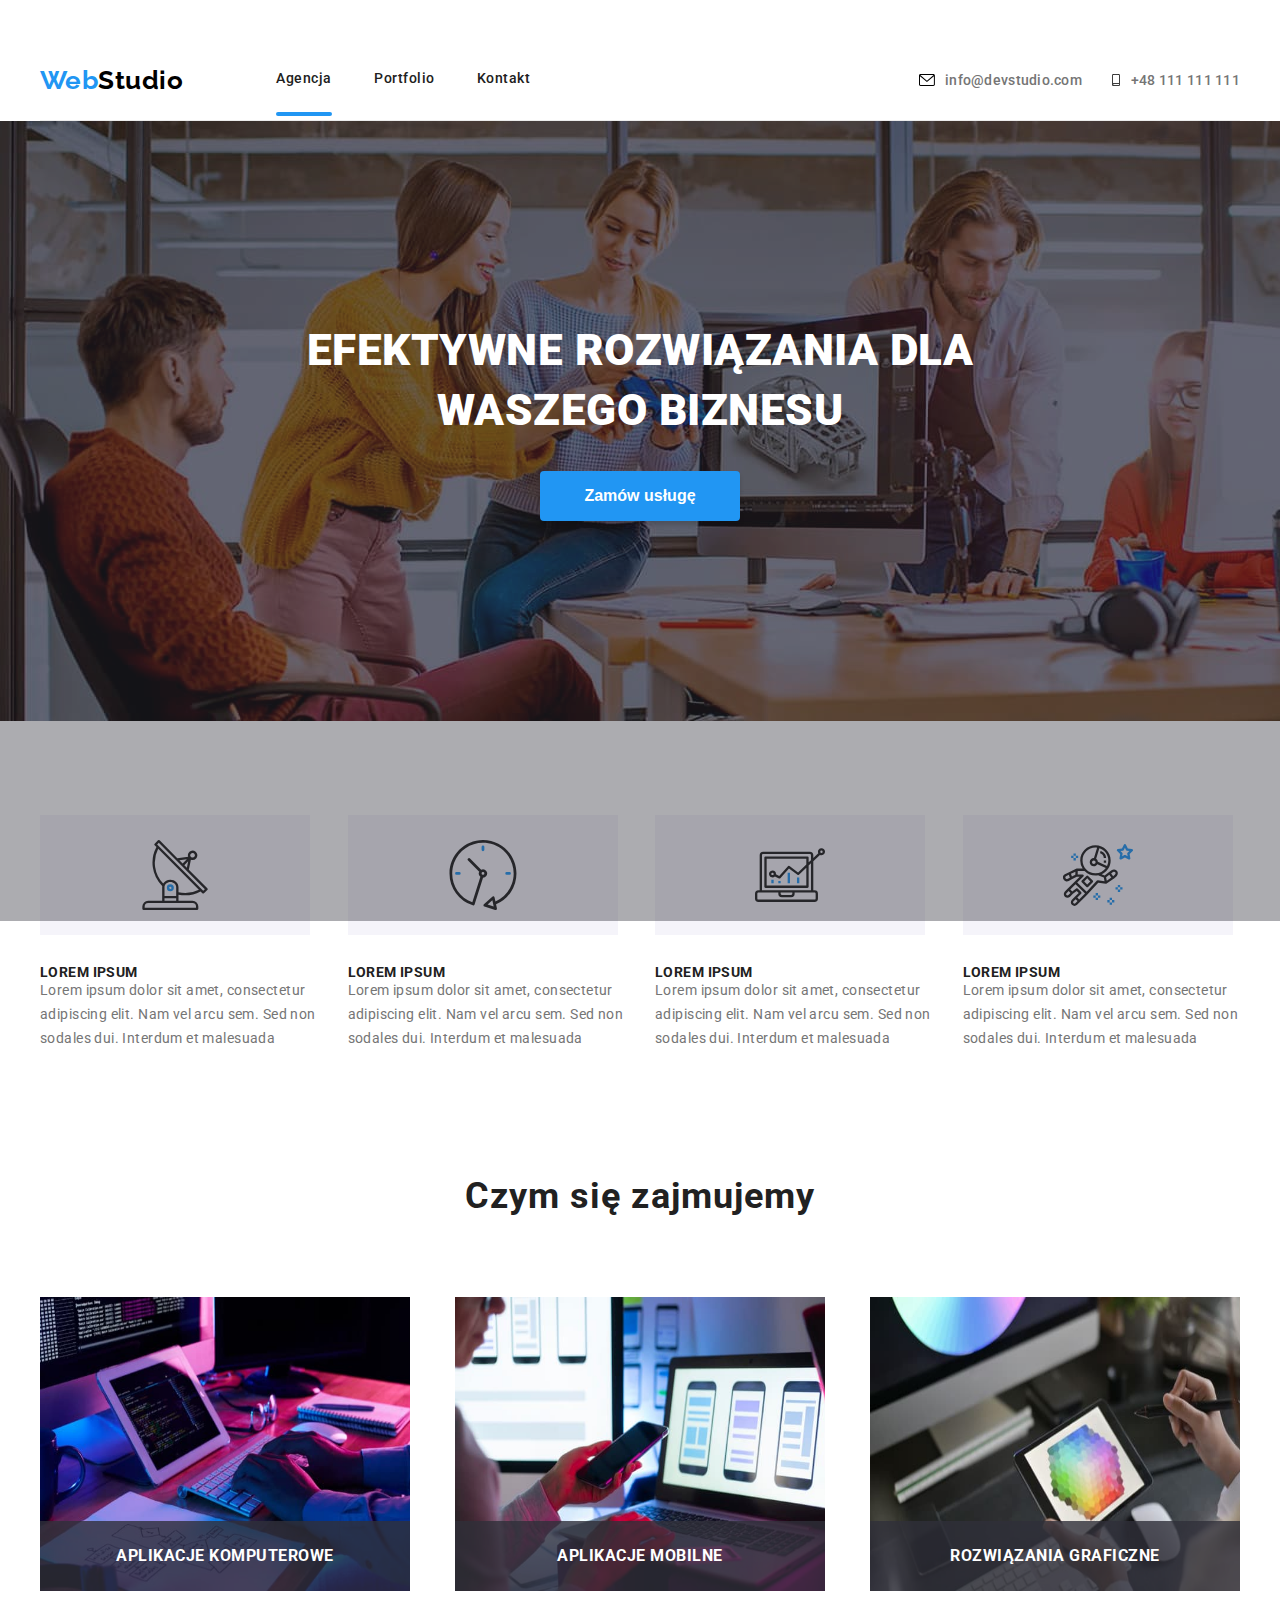
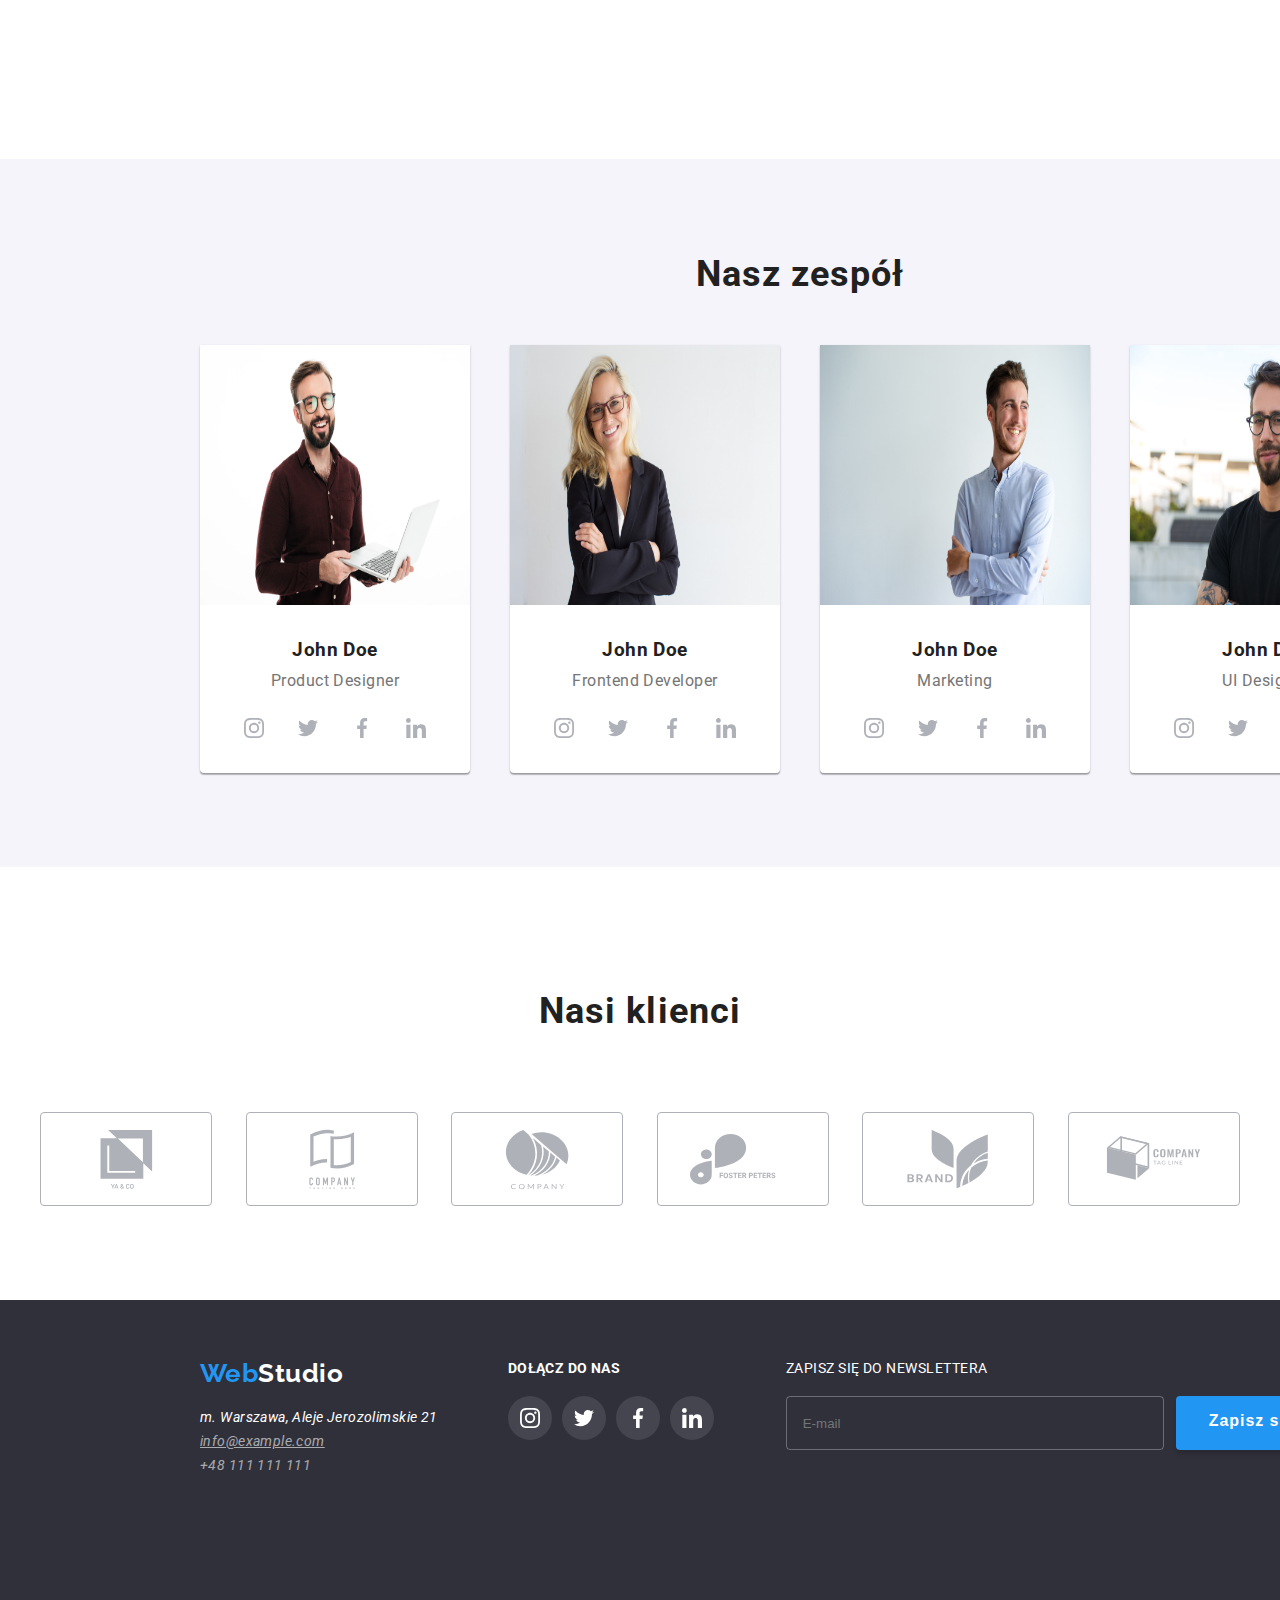
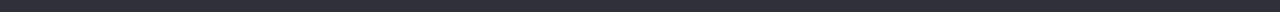
<file: index.html>
<!DOCTYPE html>
<html lang="pl">
  <head>
    <meta charset="UTF-8" />
    <meta http-equiv="X-UA-Compatible" content="IE=edge" />
    <meta name="viewport" content="width=device-width, initial-scale=1.0" />
    <title>Studio</title>
    <link rel="stylesheet" href="./css/styles.css" />
    <link rel="preconnect" href="https://fonts.googleapis.com" />
    <link rel="preconnect" href="https://fonts.gstatic.com" crossorigin />
    <link
      href="https://fonts.googleapis.com/css2?family=Raleway:wght@700&family=Roboto:wght@400;500;700;900&display=swap"
      rel="stylesheet"
    />
    <link
      rel="stylesheet"
      href="https://cdnjs.cloudflare.com/ajax/libs/modern-normalize/2.0.0/modern-normalize.min.css"
      integrity="sha512-4xo8blKMVCiXpTaLzQSLSw3KFOVPWhm/TRtuPVc4WG6kUgjH6J03IBuG7JZPkcWMxJ5huwaBpOpnwYElP/m6wg=="
      crossorigin="anonymous"
      referrerpolicy="no-referrer"
    />
  </head>
  <body>
    <header class="container">
      <nav class="navigation-container">
        <div class="menu-nav">
          <a href="index.html" class="ws-link"
            ><span class="web">Web</span>Studio</a
          >

          <ul class="nav-list">
            <li>
              <a class="nav-links is-active" href="index.html">Agencja</a>
            </li>
            <li><a class="nav-links" href="portfolio.html">Portfolio</a></li>
            <li><a class="nav-links" href="https://google.com">Kontakt</a></li>
          </ul>
        </div>

        <div class="contacts-nav">
          <ul class="contacts-menu">
            <li class="contacts-item">
              <a class="contact-links" href="mailto:info@devstudio.com">
                <svg class="contact-icon" width="16px" height="12px">
                  <use href="images/icons.svg#icon-envelope"></use>
                </svg>
                info@devstudio.com
              </a>
            </li>
            <li class="contacts-item">
              <a class="contact-links" href="tel:48111111111">
                <svg class="contact-icon" width="10px" height="12px">
                  <use href="images/icons.svg#icon-smartphone"></use>
                </svg>
                +48 111 111 111
              </a>
            </li>
          </ul>
        </div>
      </nav>
    </header>
    <main>
      <section class="hero">
        <div class="hero-container">
          <div class="title-main">
            <h1>EFEKTYWNE ROZWIĄZANIA DLA WASZEGO BIZNESU</h1>
          </div>

          <div class="order-button">
            <button data-modal-open class="button-main" type="button">
              Zamów usługę
            </button>
          </div>
        </div>
      </section>

      <section>
        <div class="container">
          <ul class="lorem-list">
            <li>
              <div class="box">
                <div class="icon-box">
                  <svg width="70px" height="70px">
                    <use href="images/icons.svg#icon-antenna-1"></use>
                  </svg>
                </div>
                <h3 class="title-lorem">LOREM IPSUM</h3>
                <p class="text-lorem">
                  Lorem ipsum dolor sit amet, consectetur adipiscing elit. Nam
                  vel arcu sem. Sed non sodales dui. Interdum et malesuada
                </p>
              </div>
            </li>
            <li>
              <div class="box">
                <div class="icon-box">
                  <svg width="70px" height="70px">
                    <use href="images/icons.svg#icon-clock-1"></use>
                  </svg>
                </div>
                <h3 class="title-lorem">LOREM IPSUM</h3>
                <p class="text-lorem">
                  Lorem ipsum dolor sit amet, consectetur adipiscing elit. Nam
                  vel arcu sem. Sed non sodales dui. Interdum et malesuada
                </p>
              </div>
            </li>
            <li>
              <div class="box">
                <div class="icon-box">
                  <svg width="70px" height="70px">
                    <use href="images/icons.svg#icon-diagram-1"></use>
                  </svg>
                </div>
                <h3 class="title-lorem">LOREM IPSUM</h3>
                <p class="text-lorem">
                  Lorem ipsum dolor sit amet, consectetur adipiscing elit. Nam
                  vel arcu sem. Sed non sodales dui. Interdum et malesuada
                </p>
              </div>
            </li>
            <li>
              <div class="box">
                <div class="icon-box">
                  <svg width="70px" height="70px">
                    <use href="images/icons.svg#icon-astronaut-1"></use>
                  </svg>
                </div>
                <h3 class="title-lorem">LOREM IPSUM</h3>
                <p class="text-lorem">
                  Lorem ipsum dolor sit amet, consectetur adipiscing elit. Nam
                  vel arcu sem. Sed non sodales dui. Interdum et malesuada
                </p>
              </div>
            </li>
          </ul>
        </div>
      </section>

      <section>
        <div class="container">
          <div class="what-we-do"><h2>Czym się zajmujemy</h2></div>
          <ul class="our-work">
            <li>
              <img
                class="about-us-img"
                src="images/box1.jpg"
                alt="computer"
                width="370"
                height="294"
              />
              <div class="about-us-title">
                <p class="about-us-text">Aplikacje komputerowe</p>
              </div>
            </li>
            <li>
              <img
                class="about-us-img"
                src="images/box2.jpg"
                alt="mobile"
                width="370"
                height="294"
              />
              <div class="about-us-title">
                <p class="about-us-text">Aplikacje mobilne</p>
              </div>
            </li>
            <li>
              <img
                class="about-us-img"
                src="images/box3.jpg"
                alt="tablet"
                width="370"
                height="294"
              />
              <div class="about-us-title">
                <p class="about-us-text">Rozwiązania graficzne</p>
              </div>
            </li>
          </ul>
        </div>
      </section>

      <section class="our-team">
        <div class="container team-main">
          <h2 class="our-team-title">Nasz zespół</h2>
          <ul class="team-cards">
            <li>
              <div class="card">
                <img
                  src="images/team_card_1.jpg"
                  alt="smile man"
                  width="270"
                  height="260"
                />
                <h3 class="card-name">John Doe</h3>
                <p class="position-name">Product Designer</p>

                <div class="card-icon">
                  <div class="social-media-icons">
                    <svg width="20px" height="20px">
                      <use href="images/icons.svg#icon-instagram-2"></use>
                    </svg>
                  </div>
                  <div class="social-media-icons">
                    <svg width="20px" height="20px">
                      <use href="images/icons.svg#icon-twitter-1"></use>
                    </svg>
                  </div>
                  <div class="social-media-icons">
                    <svg width="20px" height="20px">
                      <use href="images/icons.svg#icon-facebook-1"></use>
                    </svg>
                  </div>
                  <div class="social-media-icons">
                    <svg width="20px" height="20px">
                      <use href="images/icons.svg#icon-linkedin-1"></use>
                    </svg>
                  </div>
                </div>
              </div>
            </li>

            <li>
              <div class="card">
                <img
                  src="images/team_card_2.jpg"
                  alt="smile woman"
                  width="270"
                  height="260"
                />
                <h3 class="card-name">John Doe</h3>
                <p class="position-name">Frontend Developer</p>

                <div class="card-icon">
                  <div class="social-media-icons">
                    <svg width="20px" height="20px">
                      <use href="images/icons.svg#icon-instagram-2"></use>
                    </svg>
                  </div>
                  <div class="social-media-icons">
                    <svg width="20px" height="20px">
                      <use href="images/icons.svg#icon-twitter-1"></use>
                    </svg>
                  </div>
                  <div class="social-media-icons">
                    <svg width="20px" height="20px">
                      <use href="images/icons.svg#icon-facebook-1"></use>
                    </svg>
                  </div>
                  <div class="social-media-icons">
                    <svg width="20px" height="20px">
                      <use href="images/icons.svg#icon-linkedin-1"></use>
                    </svg>
                  </div>
                </div>
              </div>
            </li>

            <li>
              <div class="card">
                <img
                  src="images/team_card_3.jpg"
                  alt="smile man"
                  width="270"
                  height="260"
                />
                <h3 class="card-name">John Doe</h3>
                <p class="position-name">Marketing</p>

                <div class="card-icon">
                  <div class="social-media-icons">
                    <svg width="20px" height="20px">
                      <use href="images/icons.svg#icon-instagram-2"></use>
                    </svg>
                  </div>
                  <div class="social-media-icons">
                    <svg width="20px" height="20px">
                      <use href="images/icons.svg#icon-twitter-1"></use>
                    </svg>
                  </div>
                  <div class="social-media-icons">
                    <svg width="20px" height="20px">
                      <use href="images/icons.svg#icon-facebook-1"></use>
                    </svg>
                  </div>
                  <div class="social-media-icons">
                    <svg width="20px" height="20px">
                      <use href="images/icons.svg#icon-linkedin-1"></use>
                    </svg>
                  </div>
                </div>
              </div>
            </li>

            <li>
              <div class="card">
                <img
                  src="images/team_card_4.jpg"
                  alt="smile man with glasses"
                  width="270"
                  height="260"
                />
                <h3 class="card-name">John Doe</h3>
                <p class="position-name">UI Designer</p>

                <div class="card-icon">
                  <div class="social-media-icons">
                    <svg width="20px" height="20px">
                      <use href="images/icons.svg#icon-instagram-2"></use>
                    </svg>
                  </div>
                  <div class="social-media-icons">
                    <svg width="20px" height="20px">
                      <use href="images/icons.svg#icon-twitter-1"></use>
                    </svg>
                  </div>
                  <div class="social-media-icons">
                    <svg width="20px" height="20px">
                      <use href="images/icons.svg#icon-facebook-1"></use>
                    </svg>
                  </div>
                  <div class="social-media-icons">
                    <svg width="20px" height="20px">
                      <use href="images/icons.svg#icon-linkedin-1"></use>
                    </svg>
                  </div>
                </div>
              </div>
            </li>
          </ul>
        </div>
      </section>

      <section class="clients">
        <div class="container">
          <div class="our-clients"><h2>Nasi klienci</h2></div>
          <ul class="clients-icons">
            <li>
              <div class="clients-logo">
                <svg width="106px" height="60.4px">
                  <use href="images/icons.svg#icon-YA--CO"></use>
                </svg>
              </div>
            </li>
            <li>
              <div class="clients-logo">
                <svg width="106px" height="60.4px">
                  <use href="images/icons.svg#icon-company"></use>
                </svg>
              </div>
            </li>
            <li>
              <div class="clients-logo">
                <svg width="106px" height="60.4px">
                  <use href="images/icons.svg#icon-company-2"></use>
                </svg>
              </div>
            </li>
            <li>
              <div class="clients-logo">
                <svg width="106px" height="60.4px">
                  <use href="images/icons.svg#icon-foster-peters"></use>
                </svg>
              </div>
            </li>
            <li>
              <div class="clients-logo">
                <svg width="106px" height="60.4px">
                  <use href="images/icons.svg#icon-brand"></use>
                </svg>
              </div>
            </li>
            <li>
              <div class="clients-logo">
                <svg width="106px" height="60.4px">
                  <use href="images/icons.svg#icon-company3"></use>
                </svg>
              </div>
            </li>
          </ul>
        </div>
      </section>
    </main>

    <footer class="footer">
      <div class="container">
        <div class="footer-main">
          <div class="address-footer">
            <p class="footer-top-line"><span class="web">Web</span>Studio</p>
            <address>
              <ul>
                <li>
                  <a
                    class="footer-location"
                    href="https://goo.gl/maps/ze5Bx688UndLrZjg8"
                    target="_blank"
                  >
                    m. Warszawa, Aleje Jerozolimskie 21</a
                  >
                </li>
                <li>
                  <a class="footer-contact-mail" href="mailto:info@example.com"
                    >info@example.com</a
                  >
                </li>
                <li>
                  <a class="footer-contact" href="tel:48111111111"
                    >+48 111 111 111</a
                  >
                </li>
              </ul>
            </address>
          </div>

          <div class="join-us-footer">
            <p class="join-us-title">dołącz do nas</p>

            <div class="footer-social-media">
              <div class="social-media-icons-footer">
                <svg width="20px" height="20px">
                  <use href="images/icons.svg#icon-instagram-2"></use>
                </svg>
              </div>
              <div class="social-media-icons-footer">
                <svg width="20px" height="20px">
                  <use href="images/icons.svg#icon-twitter-1"></use>
                </svg>
              </div>
              <div class="social-media-icons-footer">
                <svg width="20px" height="20px">
                  <use href="images/icons.svg#icon-facebook-1"></use>
                </svg>
              </div>
              <div class="social-media-icons-footer">
                <svg width="20px" height="20px">
                  <use href="images/icons.svg#icon-linkedin-1"></use>
                </svg>
              </div>
            </div>
          </div>
          <div class="footer-newsletter">
            <form>
              <label for="newsletter" class="footer-inscription"
                ><p>Zapisz się do newslettera</p></label
              >
              <div class="input-send">
                <input
                  id="newsletter"
                  type="email"
                  placeholder="E-mail"
                  class="newsletter-input form-input"
                />
                <button type="submit" class="button-main-page">
                  Zapisz się
                  <svg width="24px" height="24" class="icon-newsletter">
                    <use href="./images/icons.svg#icon-send"></use>
                  </svg>
                </button>
              </div>
            </form>
          </div>
        </div>
      </div>
    </footer>

    <div class="modal-backdrop is-hidden" data-modal>
      <div class="modal">
        <button class="modal-button" data-modal-close>
          <svg width="30px" height="30px">
            <use href="images/icon-close.svg#icon-close"></use>
          </svg>
        </button>
        <form name="order_the_service" autocomplete="on" class="form-style">
          <h3>Zostaw swoje dane w formularzu poniżej</h3>
          <div class="input-icons">
            <div class="form-box">
              <label for="name" class="form-label"> Imie</label>
              <input
                class="form-input"
                id="name"
                type="text"
                name="name"
                required
              />
              <svg width="12px" height="12px" class="icons-form">
                <use href="./images/icons.svg#icon-name"></use>
              </svg>
            </div>

            <div class="form-box">
              <label for="phone" class="form-label"> Telefon</label>
              <input
                class="form-input"
                id="phone"
                type="tel"
                name="phone_number"
              />
              <svg width="13px" height="13px" class="icons-form">
                <use href="./images/icons.svg#icon-phone"></use>
              </svg>
            </div>

            <div class="form-box">
              <label for="e-mail" class="form-label">Email</label>
              <input id="e-mail" type="email" name="email" class="form-input" />
              <svg width="15px" height="12px" class="icons-form">
                <use href="./images/icons.svg#icon-e-mail"></use>
              </svg>
            </div>

            <label for="comment" class="form-label"><p>Komentarz</p></label>
            <textarea
              id="comment"
              name="comment"
              placeholder="Wprowadź tekst"
              class="textarea form-input"
            ></textarea>
          </div>

          <label class="checkbox-label" for="checkbox-accept">
            <input
              class="checkbox-hidden"
              type="checkbox"
              width="16px"
              height="15px"
              name="reg_accept"
              required
            />
            <svg class="checkbox-icon-unchecked" width="16px" height="15px">
              <use href="./images/icons.svg#icon-checkbox"></use>
            </svg>
            <svg class="checkbox-icon" width="16px" height="15px">
              <use href="./images/icons.svg#icon-tick"></use>
            </svg>

            <div class="checkbox-text">
              Oświadczam iż akceptuję <a href="">Regulamin</a> i
              <a href="">Politykę Prywatności</a>
            </div>
          </label>

          <button type="submit" class="button-main-page">Wyślij</button>
        </form>
      </div>
    </div>

    <script src="./js/modal.js"></script>
  </body>
</html>
</file>
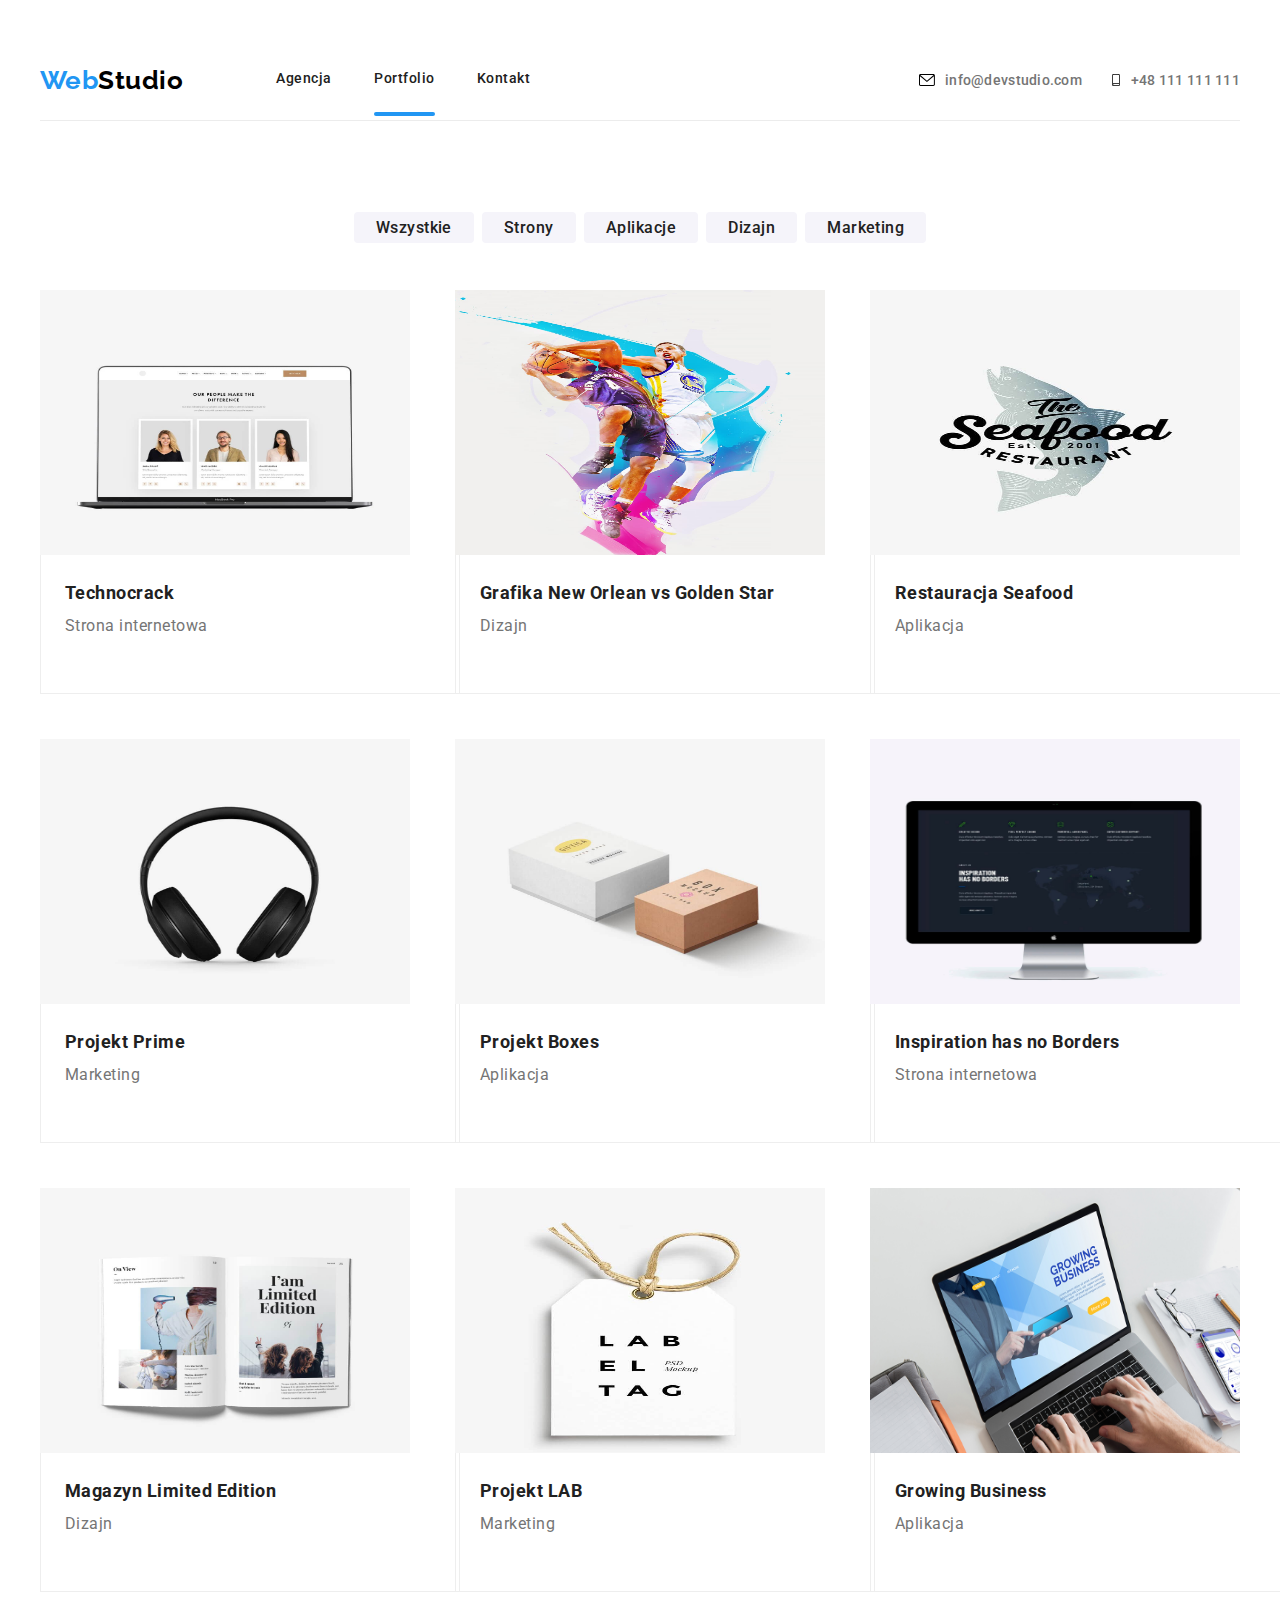
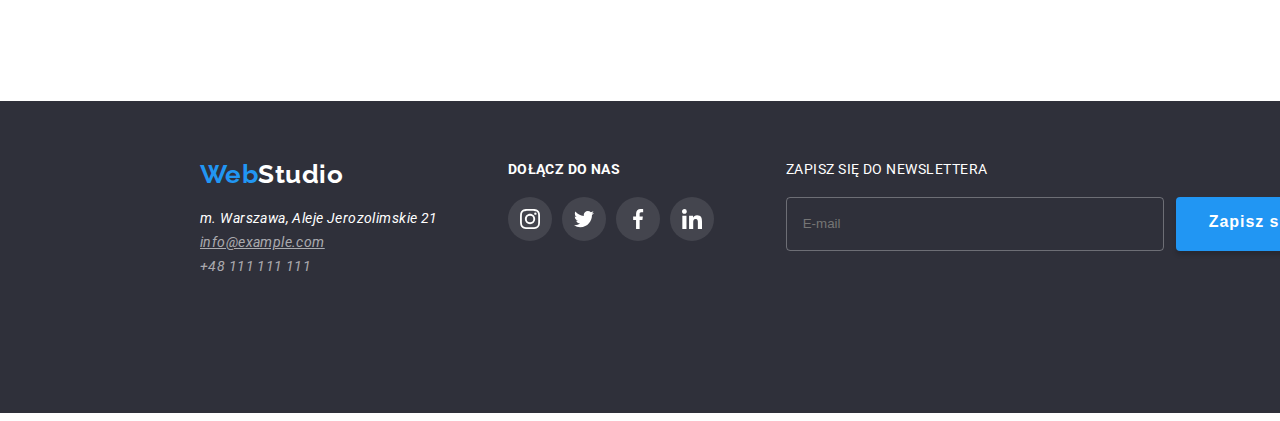
<file: portfolio.html>
<!DOCTYPE html>
<html lang="en">
  <head>
    <meta charset="UTF-8" />
    <meta http-equiv="X-UA-Compatible" content="IE=edge" />
    <meta name="viewport" content="width=device-width, initial-scale=1.0" />
    <title>Portfolio</title>
    <link rel="stylesheet" href="./css/styles.css" />
    <link rel="preconnect" href="https://fonts.googleapis.com" />
    <link rel="preconnect" href="https://fonts.gstatic.com" crossorigin />
    <link
      href="https://fonts.googleapis.com/css2?family=Raleway:wght@700&family=Roboto:wght@400;500;700;900&display=swap"
      rel="stylesheet"
    />
    <link
      rel="stylesheet"
      href="https://cdnjs.cloudflare.com/ajax/libs/modern-normalize/2.0.0/modern-normalize.min.css"
      integrity="sha512-4xo8blKMVCiXpTaLzQSLSw3KFOVPWhm/TRtuPVc4WG6kUgjH6J03IBuG7JZPkcWMxJ5huwaBpOpnwYElP/m6wg=="
      crossorigin="anonymous"
      referrerpolicy="no-referrer"
    />
  </head>
  <body>
    <header class="container">
      <nav class="navigation-container">
        <div class="menu-nav">
          <a href="index.html" class="ws-link"
            ><span class="web">Web</span>Studio</a
          >

          <ul class="nav-list">
            <li><a class="nav-links" href="index.html">Agencja</a></li>
            <li>
              <a class="nav-links is-active" href="portfolio.html">Portfolio</a>
            </li>
            <li><a class="nav-links" href="https://google.com">Kontakt</a></li>
          </ul>
        </div>

        <div class="contacts-nav">
          <ul class="contacts-menu">
            <li class="contacts-item">
              <a class="contact-links" href="mailto:info@devstudio.com">
                <svg class="contact-icon" width="16px" height="12px">
                  <use href="images/icons.svg#icon-envelope"></use>
                </svg>
                info@devstudio.com
              </a>
            </li>
            <li class="contacts-item">
              <a class="contact-links" href="tel:48111111111">
                <svg class="contact-icon" width="10px" height="12px">
                  <use href="images/icons.svg#icon-smartphone"></use>
                </svg>
                +48 111 111 111
              </a>
            </li>
          </ul>
        </div>
      </nav>
    </header>

    <main>
      <section>
        <div class="container">
          <div class="portfolio-container">
            <ul class="portfolio-menu">
              <li>
                <a class="button-portfolio" href="https://google.com"
                  >Wszystkie</a
                >
              </li>
              <li>
                <a class="button-portfolio" href="https://google.com">Strony</a>
              </li>
              <li>
                <a class="button-portfolio" href="https://google.com"
                  >Aplikacje</a
                >
              </li>
              <li>
                <a class="button-portfolio" href="https://google.com">Dizajn</a>
              </li>
              <li>
                <a class="button-portfolio" href="https://google.com"
                  >Marketing</a
                >
              </li>
            </ul>
          </div>
        </div>
      </section>

      <section>
        <div class="container">
          <ul class="projects">
            <li>
              <div class="project-card">
                <div class="card-image">
                  <img
                    src="./images/portfolio1.jpg"
                    alt="website"
                    width="370"
                    height="294"
                  />
                  <div class="card-image-overlay">
                    <p class="card-image-overlay-text">
                      Technocrack jest popularną platformą wykorzystywaną do
                      rozpowszechniania koronawirusa. Firmy wykorzystują tę
                      platformę do celów szpiegowskich i ataków na
                      niezabezpieczone serwery konkurencji
                    </p>
                  </div>
                </div>

                <div class="card-border">
                  <h3 class="project-name">Technocrack</h3>
                  <p class="project-description">Strona internetowa</p>
                </div>
              </div>
            </li>
            <li>
              <div class="project-card">
                <div class="card-image">
                  <img
                    src="./images/portfolio2.jpg"
                    alt="basketball players"
                    width="370"
                    height="294"
                  />
                  <div class="card-image-overlay">
                    <p class="card-image-overlay-text">
                      Technocrack jest popularną platformą wykorzystywaną do
                      rozpowszechniania koronawirusa. Firmy wykorzystują tę
                      platformę do celów szpiegowskich i ataków na
                      niezabezpieczone serwery konkurencji
                    </p>
                  </div>
                </div>

                <div class="card-border">
                  <h3 class="project-name">
                    Grafika New Orlean vs Golden Star
                  </h3>
                  <p class="project-description">Dizajn</p>
                </div>
              </div>
            </li>
            <li>
              <div class="project-card">
                <div class="card-image">
                  <img
                    src="./images/portfolio3.jpg"
                    alt="logo of restaurant"
                    width="370"
                    height="294"
                  />
                  <div class="card-image-overlay">
                    <p class="card-image-overlay-text">
                      Technocrack jest popularną platformą wykorzystywaną do
                      rozpowszechniania koronawirusa. Firmy wykorzystują tę
                      platformę do celów szpiegowskich i ataków na
                      niezabezpieczone serwery konkurencji
                    </p>
                  </div>
                </div>

                <div class="card-border">
                  <h3 class="project-name">Restauracja Seafood</h3>
                  <p class="project-description">Aplikacja</p>
                </div>
              </div>
            </li>
            <li>
              <div class="project-card">
                <div class="card-image">
                  <img
                    src="./images/portfolio4.jpg"
                    alt="headset"
                    width="370"
                    height="294"
                  />
                  <div class="card-image-overlay">
                    <p class="card-image-overlay-text">
                      Technocrack jest popularną platformą wykorzystywaną do
                      rozpowszechniania koronawirusa. Firmy wykorzystują tę
                      platformę do celów szpiegowskich i ataków na
                      niezabezpieczone serwery konkurencji
                    </p>
                  </div>
                </div>

                <div class="card-border">
                  <h3 class="project-name">Projekt Prime</h3>
                  <p class="project-description">Marketing</p>
                </div>
              </div>
            </li>
            <li>
              <div class="project-card">
                <div class="card-image">
                  <img
                    src="./images/portfolio5.jpg"
                    alt="two boxes"
                    width="370"
                    height="294"
                  />
                  <div class="card-image-overlay">
                    <p class="card-image-overlay-text">
                      Technocrack jest popularną platformą wykorzystywaną do
                      rozpowszechniania koronawirusa. Firmy wykorzystują tę
                      platformę do celów szpiegowskich i ataków na
                      niezabezpieczone serwery konkurencji
                    </p>
                  </div>
                </div>

                <div class="card-border">
                  <h3 class="project-name">Projekt Boxes</h3>
                  <p class="project-description">Aplikacja</p>
                </div>
              </div>
            </li>
            <li>
              <div class="project-card">
                <div class="card-image">
                  <img
                    src="./images/portfolio6.jpg"
                    alt="computer"
                    width="370"
                    height="294"
                  />
                  <div class="card-image-overlay">
                    <p class="card-image-overlay-text">
                      Technocrack jest popularną platformą wykorzystywaną do
                      rozpowszechniania koronawirusa. Firmy wykorzystują tę
                      platformę do celów szpiegowskich i ataków na
                      niezabezpieczone serwery konkurencji
                    </p>
                  </div>
                </div>

                <div class="card-border">
                  <h3 class="project-name">Inspiration has no Borders</h3>
                  <p class="project-description">Strona internetowa</p>
                </div>
              </div>
            </li>
            <li>
              <div class="project-card">
                <div class="card-image">
                  <img
                    src="./images/portfolio7.jpg"
                    alt="magazine"
                    width="370"
                    height="294"
                  />
                  <div class="card-image-overlay">
                    <p class="card-image-overlay-text">
                      Technocrack jest popularną platformą wykorzystywaną do
                      rozpowszechniania koronawirusa. Firmy wykorzystują tę
                      platformę do celów szpiegowskich i ataków na
                      niezabezpieczone serwery konkurencji
                    </p>
                  </div>
                </div>

                <div class="card-border">
                  <h3 class="project-name">Magazyn Limited Edition</h3>
                  <p class="project-description">Dizajn</p>
                </div>
              </div>
            </li>
            <li>
              <div class="project-card">
                <div class="card-image">
                  <img
                    src="./images/portfolio8.jpg"
                    alt="label"
                    width="370"
                    height="294"
                  />
                  <div class="card-image-overlay">
                    <p class="card-image-overlay-text">
                      Technocrack jest popularną platformą wykorzystywaną do
                      rozpowszechniania koronawirusa. Firmy wykorzystują tę
                      platformę do celów szpiegowskich i ataków na
                      niezabezpieczone serwery konkurencji
                    </p>
                  </div>
                </div>

                <div class="card-border">
                  <h3 class="project-name">Projekt LAB</h3>
                  <p class="project-description">Marketing</p>
                </div>
              </div>
            </li>
            <li>
              <div class="project-card">
                <div class="card-image">
                  <img
                    src="./images/portfolio9.jpg"
                    alt="man with computer"
                    width="370"
                    height="294"
                  />
                  <div class="card-image-overlay">
                    <p class="card-image-overlay-text">
                      Technocrack jest popularną platformą wykorzystywaną do
                      rozpowszechniania koronawirusa. Firmy wykorzystują tę
                      platformę do celów szpiegowskich i ataków na
                      niezabezpieczone serwery konkurencji
                    </p>
                  </div>
                </div>

                <div class="card-border">
                  <h3 class="project-name">Growing Business</h3>
                  <p class="project-description">Aplikacja</p>
                </div>
              </div>
            </li>
          </ul>
        </div>
      </section>
    </main>

    <footer class="footer">
      <div class="container">
        <div class="footer-main">
          <div class="address-footer">
            <p class="footer-top-line"><span class="web">Web</span>Studio</p>
            <address>
              <ul>
                <li>
                  <a
                    class="footer-location"
                    href="https://goo.gl/maps/ze5Bx688UndLrZjg8"
                    target="_blank"
                  >
                    m. Warszawa, Aleje Jerozolimskie 21</a
                  >
                </li>
                <li>
                  <a class="footer-contact-mail" href="mailto:info@example.com"
                    >info@example.com</a
                  >
                </li>
                <li>
                  <a class="footer-contact" href="tel:48111111111"
                    >+48 111 111 111</a
                  >
                </li>
              </ul>
            </address>
          </div>

          <div class="join-us-footer">
            <p class="join-us-title">dołącz do nas</p>

            <div class="footer-social-media">
              <div class="social-media-icons-footer">
                <svg width="20px" height="20px">
                  <use href="images/icons.svg#icon-instagram-2"></use>
                </svg>
              </div>
              <div class="social-media-icons-footer">
                <svg width="20px" height="20px">
                  <use href="images/icons.svg#icon-twitter-1"></use>
                </svg>
              </div>
              <div class="social-media-icons-footer">
                <svg width="20px" height="20px">
                  <use href="images/icons.svg#icon-facebook-1"></use>
                </svg>
              </div>
              <div class="social-media-icons-footer">
                <svg width="20px" height="20px">
                  <use href="images/icons.svg#icon-linkedin-1"></use>
                </svg>
              </div>
            </div>
          </div>
          <div class="footer-newsletter">
            <form>
              <label for="newsletter" class="footer-inscription"
                ><p>Zapisz się do newslettera</p></label
              >
              <div class="input-send">
                <input
                  id="newsletter"
                  type="email"
                  placeholder="E-mail"
                  class="newsletter-input form-input"
                />
                <button type="submit" class="button-main-page">
                  Zapisz się
                  <svg width="24px" height="24" class="icon-newsletter">
                    <use href="./images/icons.svg#icon-send"></use>
                  </svg>
                </button>
              </div>
            </form>
          </div>
        </div>
      </div>
    </footer>
  </body>
</html>
</file>
<file: css/styles.css>
body {
  font-family: "Roboto", sans-serif;
  color: #212121;
  max-width: 1600px;
  letter-spacing: 0.03em;
  margin-left: auto;
  margin-right: auto;
}

:root {
  --brand-color-blue: #2196f3;
  --brand-color-grey: #757575;
  --white-tekst: #fff;
  --background-dark: #2f303a;
  --background-light: #f5f4fa;
  --header-border: #ececec;
  --img-shadow-first: #0000001f; /* 0.12 opacity */
  --img-shadow-second: #00000024; /* 0.14 opacity */
  --img-shadow-third: #00000033; /* 0.2 opacity */
  --button-shadow-hover-first: #0000001a; /* 0.1 opacity */
  --button-shadow-hover-second: #00000014;
  --grid-shadow-second: #0000000f;
  --grid-shadow-third: #00000029; /* 0.16 opacity */
  --grid-border: #eee;
  --overlay: #2f303a66;
  --icon-color: #afb1b8;
  --icon-color-footer: #ffffff1a;
  --overlay-what-we-do: rgba(47, 48, 58, 0.8);
  --default-time: 250ms;
  --default-timing-function: cubic-bezier(0.4, 0, 0.2, 1);
  --img-overlay-portfolio: rgba(33, 150, 243, 0.9);
  --newsletter-border: rgba(255, 255, 255, 0.3);
  --form-input-border: rgba(33, 33, 33, 0.2);
  --icons-form-color: #212121;
}

.container {
  width: 1200px;
  margin: 0 auto;
  padding: 0 15px 0 15px;
}

ul {
  list-style-type: none;
  padding: 0;
  margin: 0;
}

h2 {
  font-weight: 700;
  font-size: 36px;
  line-height: 42px;
  text-align: center;
  letter-spacing: 0.03em;
  color: #212121;
}

h3 {
  color: #212121;
  margin: 0;
}

a {
  text-decoration: none;
}

p {
  margin: 0;
  padding: 0;
}
.ws-link {
  font-family: "Raleway";
  font-style: normal;
  font-weight: 700;
  font-size: 26px;
  line-height: 100%;
  color: #000000;
  padding-top: 24px;
  padding-bottom: 25px;
  padding-right: 93px;
}
button:focus,
button:hover {
  background-color: var(--brand-color-blue);
  color: var(--white-tekst);
  box-shadow: 0px 3px 1px var(--button-shadow-hover-first),
    0px 1px 2px var(--button-shadow-hover-second),
    0px 2px 2px var(--img-shadow-first);
  transition-property: color, background-color, box-shadow;
  transition-duration: var(--default-time);
  transition-timing-function: var(--default-timing-function);
}

.web {
  color: #2196f3;
}

a.nav-links:link {
  color: #212121;
}
a.nav-links:visited {
  color: #212121;
}
a.nav-links:hover {
  color: #2196f3;
}
a.nav-links:active {
  color: #212121;
}

a.contact-links:link {
  color: #757575;
}
a.contact-links:visited {
  color: #757575;
}
a.contact-links:hover {
  color: #2196f3;
}
a.contact-links:active {
  color: #757575;
}

.contact-icon:hover {
  fill: #2196f3;
}

a.nav-links.is-active::after {
  content: "";
  display: block;
  position: relative;
  top: 25.5px;
  width: 100%;
  height: 4px;
  background-color: #2196f3;
  border-radius: 2px;
  color: #212121;
}

a.nav-links.portfolio::after {
  content: "";
  display: block;
  position: relative;
  top: 25.5px;
  width: 100%;
  height: 4px;
  background-color: #2196f3;
  border-radius: 2px;
}

.contacts-list {
  font-weight: 500;
  font-size: 14px;
  line-height: 100%;
}

.hero {
  max-width: 1600px;
  height: 600px;
  background-image: url("../images/background.jpg");
  position: relative;
}

.hero-container {
  position: absolute;
  top: 0;
  left: 0;
  width: 100%;
  height: 100%;
  background-color: rgba(47, 48, 58, 0.4);
  display: flex;
  flex-direction: column;
  align-items: center;
  padding-bottom: 200px;
  margin-bottom: 94px;
}

.title-main {
  display: flex;
  flex-direction: column;
  justify-content: center;
  align-items: center;
  width: 1200px;
  padding-bottom: 30px;
}

h1 {
  display: flex;
  max-width: 696px;
  text-align: center;
  margin: 0;
  font-weight: 900;
  font-size: 44px;
  line-height: 136%;
  color: #ffffff;
  padding-top: 200px;
}

.order-button {
  display: flex;
  justify-content: center;
}

.button-main {
  /* bg */
  width: 200px;
  height: 50px;
  background-color: #2196f3;
  box-shadow: 0px 4px 4px rgba(0, 0, 0, 0.15);
  border-radius: 4px;

  color: #ffffff;
  cursor: pointer;
  font-weight: 700;
  font-size: 16px;
  line-height: 188%;
}

.title-lorem {
  font-weight: 700;
  font-size: 14px;
  line-height: 100%;
  letter-spacing: 0.03em;
  text-transform: uppercase;
}

.text-lorem {
  font-size: 14px;
  line-height: 171%;
  letter-spacing: 0.03em;
  color: #757575;
}

.box {
  line-height: 171%;
  color: #757575;
}

.icon-box {
  display: flex;
  justify-content: center;
  align-items: center;
  width: 270px;
  height: 120px;
  background-color: #f5f4fa;
  margin-bottom: 30px;
}

.about-us {
  font-weight: 700;
  font-size: 36px;
  line-height: 100%;
}

.about-us-title {
  background-color: #2f303acc;
  width: 100%;
  height: 70px;
  position: relative;
  top: -74px;
}

.about-us-text {
  font-style: normal;
  font-weight: 700;
  text-transform: uppercase;
  line-height: 16px;
  text-align: center;
  letter-spacing: 0.03em;
  color: #ffffff;
  padding-top: 27px;
  z-index: 1;
}

.what-we-do {
  display: flex;
  flex-direction: column;
  align-items: center;
  padding-top: 94px;
  padding-bottom: 50px;
}

.about-us-img {
  width: 370px;
  height: 294px;
}

.our-team {
  width: 1600px;
  background-color: #f5f4fa;
}

.our-team-title {
  display: flex;
  justify-content: center;
  margin: 0 auto;
  padding-bottom: 50px;
}

.card {
  display: block;
  width: 270px;
  height: 428px;
  background-color: #ffffff;
  box-shadow: 0px 1px 3px rgba(0, 0, 0, 0.12), 0px 1px 1px rgba(0, 0, 0, 0.14),
    0px 2px 1px rgba(0, 0, 0, 0.2);
  border-radius: 0px 0px 4px 4px;
}

.card-icon {
  display: flex;
  justify-content: space-around;
  width: 206px;
  height: 56px;
  margin-left: 32px;
  gap: 10px;
  fill: #afb1b8;
}

.social-media-icons {
  display: flex;
  justify-content: center;
  align-items: center;
  width: 44px;
  height: 44px;
  border: none;
  border-radius: 22px;
  cursor: pointer;
}

.social-media-icons:hover {
  fill: #ffffff;
  background-color: #2196f3;
}

.clients {
  margin-bottom: 94px;
}

.our-clients {
  display: flex;
  justify-content: center;
  margin: 0 auto;
  padding-top: 94px;
}

.clients-icons {
  display: flex;
  justify-content: space-between;
  padding-top: 50px;
}

.clients-logo {
  display: flex;
  justify-content: center;
  align-items: center;
  width: 170px;
  height: 92px;
  border: 1px solid #afb1b8;
  border-radius: 4px;
  fill: #afb1b8;
}

.clients-logo:hover {
  border-color: #2196f3;
  border-radius: 4px;
}

.clients-logo:hover {
  fill: #2196f3;
}

.footer {
  width: 1600px;
  height: 252px;
  background: #2f303a;
  padding-top: 60px;
  margin: 0px;
}

.footer-main {
  display: flex;
  justify-content: flex-start;
}

.address-footer {
  display: block;
  justify-content: flex-start;
  margin-right: 70px;
}

.footer-top-line {
  font-family: "Raleway";
  font-style: normal;
  font-weight: 700;
  font-size: 26px;
  line-height: 100%;
  color: #ffffff;
  padding-bottom: 20px;
}

.footer-location {
  font-size: 14px;
  line-height: 171%;
  color: #ffffff;
  letter-spacing: 0.03em;
}

.footer-contact {
  font-size: 14px;
  line-height: 171%;
  color: rgba(255, 255, 255, 0.6);
  letter-spacing: 0.03em;
}

.footer-contact-mail {
  font-size: 14px;
  line-height: 171%;
  color: rgba(255, 255, 255, 0.6);
  letter-spacing: 0.03em;
  text-decoration-line: underline;
}

.join-us-footer {
  display: block;
}

.footer-social-media {
  display: flex;
  gap: 10px;
}

.social-media-icons-footer {
  display: flex;
  justify-content: center;
  align-items: center;
  width: 44px;
  height: 44px;
  border: none;
  border-radius: 22px;
  cursor: pointer;
  background-color: rgba(255, 255, 255, 0.1);
  fill: #ffffff;
}

.social-media-icons-footer:hover {
  fill: #ffffff;
  background-color: #2196f3;
}

.input-send {
  margin-top: 20px;
  display: flex;
  gap: 12px;
}

.newsletter-input {
  width: 358px;
  height: 50px;
  background-color: inherit;
  border: 1px solid var(--newsletter-border);
  border-radius: 4px;
  padding-left: 16px;
}

.footer-newsletter {
  padding-left: 72px;
}

.button-main-page {
  background-color: var(--brand-color-blue);
  color: var(--white-tekst);
  font-weight: 700;
  line-height: 1.875;
  width: 200px;
  padding: 10px 0;
  margin: 0 auto;
  letter-spacing: 0.06em;
  display: flex;
  justify-content: center;
  box-shadow: 0px 4px 4px rgba(0, 0, 0, 0.15);
}

.icon-newsletter {
  fill: var(--white-tekst);
  margin-left: 24px;
}
.footer-inscription {
  text-transform: uppercase;
  line-height: 1.1428em;
  font-size: 14px;
  color: #fff;
}

button {
  cursor: pointer;
  font-size: 16px;
  background-color: var(--background-light);
  font-weight: 500;
  line-height: 1.625;
  border: none;
  border-radius: 4px;
  padding: 6px 22px;
}

.form-style {
  display: flex;
  flex-direction: column;
  margin: 40px;
}

.form-input:focus {
  outline: 1px solid var(--brand-color-blue);
  transition-property: outline;
  transition-duration: var(--default-time);
  transition-timing-function: var(--default-timing-function);
}

.form-input:focus + svg {
  fill: var(--brand-color-blue);
  transition-property: fill;
  transition-duration: var(--default-time);
  transition-timing-function: var(--default-timing-function);
}

.join-us-title {
  display: flex;
  font-weight: 700;
  font-size: 14px;
  line-height: 16px;
  letter-spacing: 0.03em;
  text-transform: uppercase;
  color: #ffffff;
  padding-bottom: 20px;
}

.button-portfolio {
  height: 38px;
  background-color: #f5f4fa;
  border: none;
  border-radius: 4px;
  padding: 6px 22px;

  color: #212121;
  cursor: pointer;
  font-weight: 500;
  font-size: 16px;
  line-height: 162%;
  text-align: center;
  letter-spacing: 0.03em;
}

a.button-portfolio:link {
  background-color: #f5f4fa;
  color: #212121;
}
a.button-portfolio:visited {
  background-color: #f5f4fa;
  color: #212121;
}
a.button-portfolio:hover {
  background-color: #2196f3;
  color: #ffffff;
  box-shadow: 0px 3px 1px rgba(0, 0, 0, 0.1), 0px 1px 2px rgba(0, 0, 0, 0.08),
    0px 2px 2px rgba(0, 0, 0, 0.12);
  border-radius: 4px;
}
a.button-portfolio:active {
  background-color: #2196f3;
  color: #ffffff;
}

.project-card {
  display: flex;
  flex-direction: column;
  width: 370px;
  height: 404px;
  margin-bottom: 15px;
  margin-top: 15px;
}

.project-card:hover,
.project-card:focus {
  cursor: pointer;
  box-shadow: 0px 1px 1px rgba(0, 0, 0, 0.12), 0px 4px 4px rgba(0, 0, 0, 0.06),
    1px 4px 6px rgba(0, 0, 0, 0.16);
}

.card-image {
  position: relative;
  overflow: hidden;
}

.card-image-overlay {
  width: 370px;
  height: 294px;
  background-color: #2196f3e6;
  position: absolute;
  bottom: 0;
  overflow: hidden;
  transform: translateY(100%);
  transition-duration: 250ms;
  transition-timing-function: cubic-bezier(0.4, 0, 0.2, 1);
}

.card-image-overlay-text {
  font-size: 18px;
  line-height: 156%;
  letter-spacing: 0.03em;
  color: #ffffff;
  padding-top: 49px;
  padding-left: 24px;
  padding-right: 45px;
}

.project-card:hover .card-image-overlay {
  transform: translateY(0);
}

.card-border {
  justify-content: flex-start;
  height: 110px;
  width: 370px;
  border: #eeeeee 1px solid;
  border-top: none;
  margin: 0 auto;
  padding: 20px 24px;
}

.project-name {
  font-weight: 700;
  font-size: 18px;
  line-height: 200%;
}

.project-description {
  font-size: 16px;
  line-height: 188%;
  color: #757575;
}

.container {
  width: 1200px;
  margin: 0 auto;
  padding: 0 15 0 15;
}

.navigation-container {
  display: flex;
  justify-content: space-between;
  border-bottom-width: 1px;
  border-bottom-style: solid;
  border-bottom-color: #ececec;
}

.team-main {
  background-color: #f5f4fa;
  padding-top: 94px;
  padding-bottom: 94px;
}

.logo-nav {
  display: flex;
  justify-content: flex-start;
  align-items: center;
  padding-right: 93px;
}
.menu-nav {
  display: flex;
  justify-content: flex-start;
  align-items: center;
  row-gap: 46px;
  padding-top: 32px;
  margin-left: 0;
}

.nav-list {
  display: flex;
  justify-content: space-between;
  width: 254px;
  font-weight: 500;
  font-size: 14px;
  line-height: 16px;
  font-weight: 500;
  color: #212121;
}

.contacts-nav {
  display: flex;
  justify-content: space-between;
  align-items: center;
  width: 321px;
  padding-top: 32px;
  padding-bottom: 32px;
  row-gap: 30px;
}

.contacts-menu {
  display: flex;
  justify-content: space-between;
  align-items: center;
  width: 321px;
  row-gap: 30px;
  padding-top: 32px;
  font-weight: 500;
  font-size: 14px;
  line-height: 16px;
  letter-spacing: 0.02em;
}

.contacts-item {
  display: flex;
  padding-right: 0px;
  font-weight: 500;
  font-size: 14px;
  line-height: 16px;
  letter-spacing: 0.02em;
}

.contact-links {
  display: flex;
  justify-content: space-between;
  gap: 10px;
  align-items: center;
  padding: 0;
}

.lorem-list {
  display: flex;
  justify-content: space-between;
  gap: 30px;
  padding-top: 94px;
}

.contact-links:hover {
  fill: #2196f3;
}

.our-work {
  display: flex;
  justify-content: space-between;
  flex-wrap: wrap;
  gap: 30px;
  padding-bottom: 94px;
}

.team-cards {
  display: flex;
  justify-content: space-between;
  flex-wrap: wrap;
  gap: 30px;
}

.card-name {
  color: #212121;
  display: flex;
  justify-content: center;
  margin-top: 30px;
  margin-bottom: 10px;
}

.portfolio-container {
  width: 572px;
  padding-top: 94px;
  padding-bottom: 34px;
  margin: 0 auto;
}

.position-name {
  color: #757575;
  display: flex;
  justify-content: center;
  margin-bottom: 16px;
}
div {
  display: block;
}
.portfolio-menu {
  display: flex;
  justify-content: center;
  gap: 8px;
  padding: 0px 22px;
}

.projects {
  display: flex;
  flex-wrap: wrap;
  justify-content: space-between;
  gap: 15px;
  margin-bottom: 94px;
}

.button-main-page {
  background-color: var(--brand-color-blue);
  color: var(--white-tekst);
  font-weight: 700;
  line-height: 1.875;
  width: 200px;
  padding: 10px 0;
  margin: 0 auto;
  letter-spacing: 0.06em;
  display: flex;
  justify-content: center;
  box-shadow: 0px 4px 4px rgba(0, 0, 0, 0.15);
}

.modal-backdrop {
  position: fixed;
  top: 0;
  left: 0;
  bottom: 0;
  right: 0;
  background-color: var(--img-shadow-third);
  display: flex;
  transition-property: opacity, scale, visibility;
  transition-duration: 1s;
}

.is-hidden {
  pointer-events: none;
  visibility: hidden;
  opacity: 0;
  transform: scale(0);
}

.modal {
  position: absolute;
  width: 528px;
  min-height: 581px;
  left: 50%;
  top: 50%;
  transform: translate(-50%, -50%);
  background-color: var(--white-tekst);
  box-shadow: 0px 1px 3px var(--img-shadow-first),
    0px 1px 1px var(--img-shadow-second), 0px 2px 1px var(--img-shadow-third);
  border-radius: 4px;
}

.modal-button {
  all: unset;
  position: absolute;
  margin: 8px 0 0 490px;
}
.form-style {
  display: flex;
  flex-direction: column;
  margin: 40px;
}

.form-box {
  position: relative;
}

.input-icons input {
  width: 448px;
  height: 40px;
  background-color: inherit;
  border: 1px solid var(--form-input-border);
  border-radius: 4px;
  padding: 0 0 0 42px;
  display: block;
}

.input-icons textarea {
  width: 448px;
  height: 120px;
  background-color: inherit;
  border: 1px solid var(--form-input-border);
  border-radius: 4px;
  padding: 12px 16px;
  resize: none;
  display: block;
}

form h3 {
  text-align: center;
  font-size: 20px;
  letter-spacing: 0.03em;
  line-height: 23px;
  margin-bottom: 2px;
  font-style: 700;
}

.form-label {
  font-weight: 400;
  font-size: 12px;
  line-height: 14px;
  letter-spacing: 0.01em;
  color: var(--brand-color-grey);
  margin: 10px 0 4px 0;
  display: flex;
}

.checkbox-label {
  margin: 20px 0 30px 15px;
  font-weight: 400;
  font-size: 14px;
  line-height: 24px;
  letter-spacing: 0.03em;
  color: var(--brand-color-grey);
  display: flex;
  align-items: center;
  position: relative;
}

.checkbox-label a {
  text-decoration: underline;
  color: var(--brand-color-blue);
}

.checkbox-icon {
  position: absolute;
  fill: var(--white-tekst);
  border-radius: 2px;
  visibility: hidden;
  transition-property: background-color, visibility, scale;
  transition-duration: var(--default-time);
  transition-timing-function: var(--default-timing-function);
  scale: 0;
}

.checkbox-hidden:checked ~ .checkbox-icon {
  visibility: visible;
  background-color: var(--brand-color-blue);
  scale: 1;
}

.checkbox-hidden:checked ~ .checkbox-icon-unchecked {
  scale: 0;
}

.checkbox-icon-unchecked {
  position: absolute;
  scale: 1;
  transition: scale, 0.2s;
}

.checkbox-text {
  margin-left: 8px;
}

.checkbox-hidden {
  -moz-appearance: none;
  -webkit-appearance: none;
  appearance: none;
  width: 16px;
  height: 15px;
  z-index: 10;
}

.input-icons svg {
  position: absolute;
}

.icons-form {
  top: 32px;
  left: 15px;
  fill: var(--icons-form-color);
}

.icon-checkbox {
  margin-left: 15px;
}

.form-input:focus {
  outline: 1px solid var(--brand-color-blue);
  transition-property: outline;
  transition-duration: var(--default-time);
  transition-timing-function: var(--default-timing-function);
}

.form-input:focus + svg {
  fill: var(--brand-color-blue);
  transition-property: fill;
  transition-duration: var(--default-time);
  transition-timing-function: var(--default-timing-function);
}
.checkbox-label {
  margin: 20px 0 30px 15px;
  font-weight: 400;
  font-size: 14px;
  line-height: 24px;
  letter-spacing: 0.03em;
  color: var(--brand-color-grey);
  display: flex;
  align-items: center;
  position: relative;
}

.checkbox-label a {
  text-decoration: underline;
  color: var(--brand-color-blue);
}

.checkbox-icon {
  position: absolute;
  fill: var(--white-tekst);
  border-radius: 2px;
  visibility: hidden;
  transition-property: background-color, visibility, scale;
  transition-duration: var(--default-time);
  transition-timing-function: var(--default-timing-function);
  scale: 0;
}

.checkbox-hidden:checked ~ .checkbox-icon {
  visibility: visible;
  background-color: var(--brand-color-blue);
  scale: 1;
}

.checkbox-hidden:checked ~ .checkbox-icon-unchecked {
  scale: 0;
}

.checkbox-icon-unchecked {
  position: absolute;
  scale: 1;
  transition: scale, 0.2s;
}

.checkbox-text {
  margin-left: 8px;
}

.checkbox-hidden {
  -moz-appearance: none;
  -webkit-appearance: none;
  appearance: none;
  width: 16px;
  height: 15px;
  z-index: 10;
}
</file>
